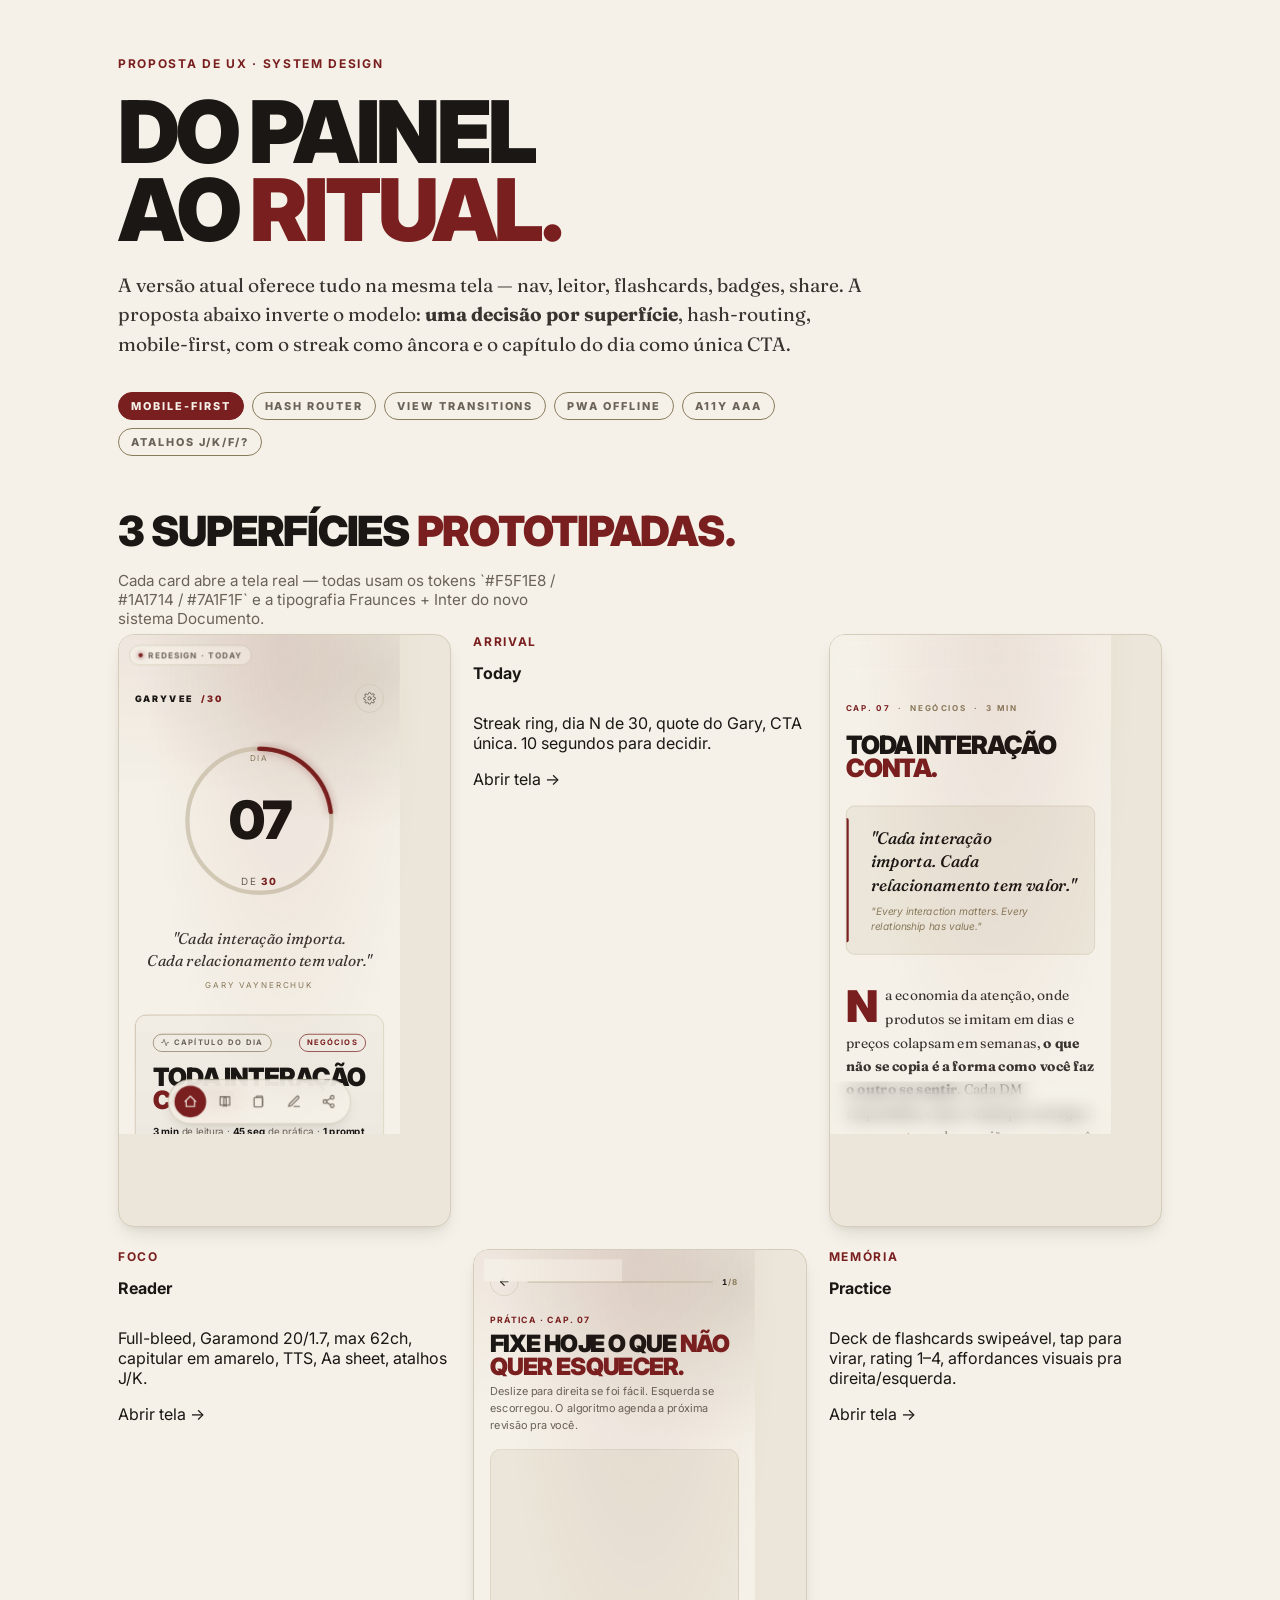
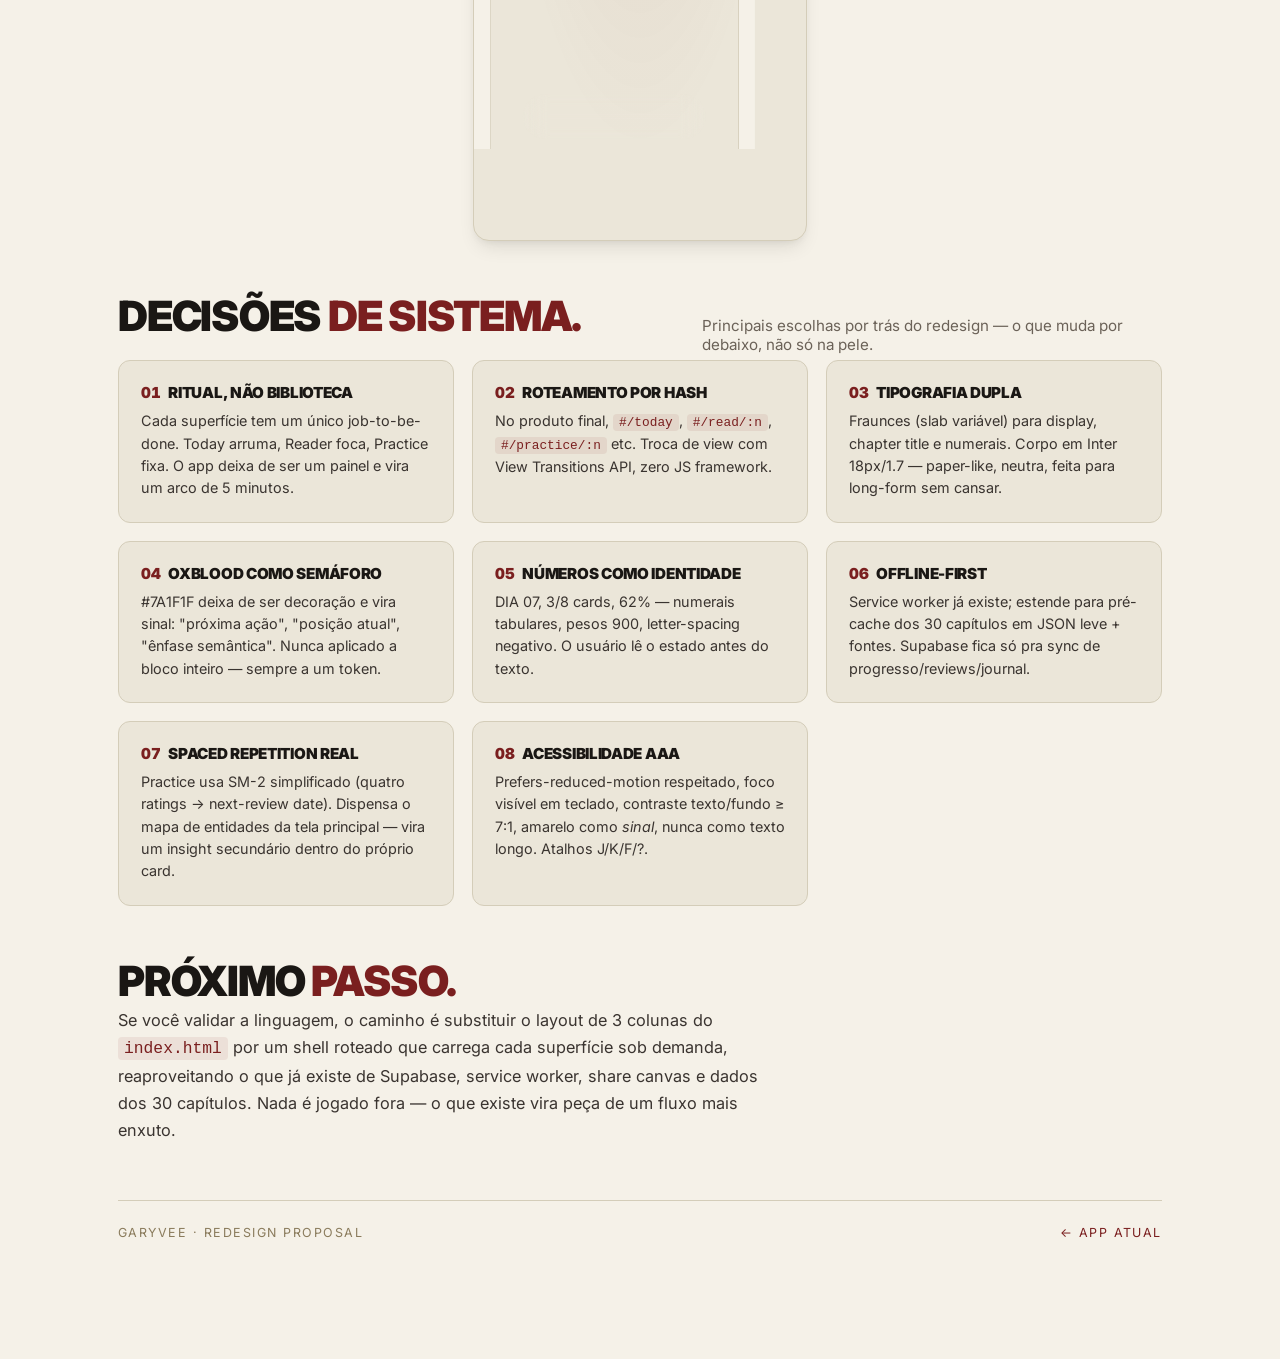
<file: redesign/index.html>
<!DOCTYPE html>
<html lang="pt-BR">
<head>
  <meta charset="UTF-8" />
  <meta name="viewport" content="width=device-width, initial-scale=1.0, viewport-fit=cover" />
  <meta name="theme-color" content="#F5F1E8" />
  <title>Redesign · GaryVee</title>
  <link rel="preconnect" href="https://fonts.googleapis.com" />
  <link rel="preconnect" href="https://fonts.gstatic.com" crossorigin />
  <link href="https://fonts.googleapis.com/css2?family=Fraunces:ital,opsz,wght@0,9..144,400;0,9..144,500;0,9..144,600;0,9..144,700;0,9..144,800;0,9..144,900;1,9..144,500;1,9..144,700&family=Inter:wght@400;500;600;700;800&display=swap" rel="stylesheet" />
  <link rel="stylesheet" href="./tokens.css" />
  <style>
    .wrap {
      position: relative;
      z-index: 1;
      max-width: 1100px;
      margin: 0 auto;
      padding: calc(var(--safe-top) + 56px) 28px 120px;
      display: grid;
      gap: 56px;
    }

    .hero {
      display: grid;
      gap: 22px;
      max-width: 760px;
    }

    .hero h1 {
      font-family: var(--font-sans);
      font-weight: 900;
      text-transform: uppercase;
      letter-spacing: -0.04em;
      line-height: 0.9;
      margin: 0;
      font-size: clamp(2.6rem, 8vw, 5.4rem);
      text-wrap: balance;
    }

    .hero h1 .accent { color: var(--rmm-yellow); }

    .hero p {
      margin: 0;
      font-family: var(--font-serif);
      font-size: 1.2rem;
      line-height: 1.55;
      color: var(--rmm-text-dim);
      max-width: 62ch;
    }

    .meta-strip {
      display: flex;
      flex-wrap: wrap;
      gap: 8px;
      margin-top: 10px;
    }

    .meta-strip .tag {
      font-size: 0.68rem;
      letter-spacing: 0.18em;
      text-transform: uppercase;
      font-weight: 800;
      padding: 6px 12px;
      border-radius: var(--radius-pill);
      border: 1px solid var(--rmm-border-strong);
      color: var(--rmm-muted);
    }

    .meta-strip .tag.yellow {
      color: #F5F1E8;
      background: var(--rmm-yellow);
      border-color: var(--rmm-yellow);
    }

    .section-head {
      display: flex;
      align-items: baseline;
      justify-content: space-between;
      gap: 20px;
      flex-wrap: wrap;
      margin-bottom: 6px;
    }

    .section-head h2 {
      font-family: var(--font-sans);
      font-weight: 900;
      text-transform: uppercase;
      letter-spacing: -0.03em;
      line-height: 0.95;
      margin: 0;
      font-size: clamp(1.8rem, 4vw, 2.6rem);
    }

    .section-head h2 .accent { color: var(--rmm-yellow); }

    .section-head p {
      margin: 0;
      color: var(--rmm-muted);
      font-size: 0.95rem;
      max-width: 46ch;
    }

    .preview-grid {
      display: grid;
      grid-template-columns: repeat(auto-fit, minmax(280px, 1fr));
      gap: 22px;
    }

    .preview {
      display: grid;
      gap: 14px;
      color: inherit;
      transition: transform 200ms var(--ease-out);
    }

    .preview:hover { transform: translateY(-4px); }

    .frame {
      position: relative;
      aspect-ratio: 9 / 16;
      background: var(--rmm-surface);
      border: 1px solid var(--rmm-border);
      border-radius: var(--radius-lg);
      overflow: hidden;
      box-shadow: var(--shadow-md);
    }

    .frame::after {
      content: '';
      position: absolute;
      inset: 0;
      background: radial-gradient(ellipse at top, rgba(122, 31, 31, 0.08), transparent 60%);
      pointer-events: none;
    }

    .frame iframe {
      width: 390px;
      height: calc(390px * 16 / 9);
      border: 0;
      transform-origin: top left;
      transform: scale(0.72);
      pointer-events: none;
    }

    .preview .caption {
      display: grid;
      gap: 4px;
    }

    .preview .caption .eyebrow { font-size: 0.66rem; }

    .preview .caption strong {
      font-family: var(--font-sans);
      font-weight: 900;
      text-transform: uppercase;
      letter-spacing: -0.02em;
      font-size: 1.1rem;
      line-height: 1.1;
    }

    .preview .caption p {
      margin: 0;
      color: var(--rmm-muted);
      font-size: 0.88rem;
      line-height: 1.5;
    }

    .preview .caption a {
      justify-self: start;
      margin-top: 6px;
      font-size: 0.72rem;
      font-weight: 800;
      letter-spacing: 0.16em;
      text-transform: uppercase;
      color: var(--rmm-yellow);
      display: inline-flex;
      align-items: center;
      gap: 6px;
    }

    /* system notes */
    .notes {
      display: grid;
      grid-template-columns: repeat(auto-fit, minmax(260px, 1fr));
      gap: 18px;
    }

    .note {
      padding: 22px;
      border-radius: var(--radius-md);
      border: 1px solid var(--rmm-border);
      background: var(--rmm-surface);
    }

    .note h3 {
      margin: 0 0 8px;
      font-family: var(--font-sans);
      font-weight: 900;
      text-transform: uppercase;
      letter-spacing: -0.02em;
      font-size: 0.95rem;
    }

    .note h3 .num {
      color: var(--rmm-yellow);
      margin-right: 8px;
      font-variant-numeric: tabular-nums;
    }

    .note p {
      margin: 0;
      font-size: 0.9rem;
      line-height: 1.55;
      color: var(--rmm-text-dim);
    }

    .note code {
      font-family: var(--font-mono);
      font-size: 0.8rem;
      color: var(--rmm-yellow);
      background: rgba(122, 31, 31, 0.08);
      padding: 1px 6px;
      border-radius: 4px;
    }

    footer.rd-foot {
      display: flex;
      justify-content: space-between;
      align-items: center;
      padding-top: 24px;
      border-top: 1px solid var(--rmm-border);
      font-size: 0.78rem;
      color: var(--rmm-subtle);
      letter-spacing: 0.12em;
      text-transform: uppercase;
    }

    footer.rd-foot a { color: var(--rmm-yellow); }

    @media (max-width: 520px) {
      .frame iframe { transform: scale(0.54); }
    }
  </style>
</head>
<body>
  <main class="wrap">
    <section class="hero">
      <span class="eyebrow">Proposta de UX · system design</span>
      <h1>Do painel ao <span class="accent">ritual.</span></h1>
      <p>
        A versão atual oferece tudo na mesma tela — nav, leitor, flashcards, badges, share.
        A proposta abaixo inverte o modelo: <strong>uma decisão por superfície</strong>, hash-routing,
        mobile-first, com o streak como âncora e o capítulo do dia como única CTA.
      </p>
      <div class="meta-strip">
        <span class="tag yellow">Mobile-first</span>
        <span class="tag">Hash router</span>
        <span class="tag">View Transitions</span>
        <span class="tag">PWA offline</span>
        <span class="tag">A11y AAA</span>
        <span class="tag">Atalhos J/K/F/?</span>
      </div>
    </section>

    <section>
      <div class="section-head">
        <h2>3 superfícies <span class="accent">prototipadas.</span></h2>
        <p>
          Cada card abre a tela real — todas usam os tokens `#F5F1E8 / #1A1714 / #7A1F1F`
          e a tipografia Fraunces + Inter do novo sistema Documento.
        </p>
      </div>
      <div class="preview-grid">
        <a class="preview" href="./today.html">
          <div class="frame">
            <iframe title="Today preview" src="./today.html" loading="lazy" scrolling="no"></iframe>
          </div>
          <div class="caption">
            <span class="eyebrow">Arrival</span>
            <strong>Today</strong>
            <p>Streak ring, dia N de 30, quote do Gary, CTA única. 10 segundos para decidir.</p>
            <a href="./today.html">Abrir tela →</a>
          </div>
        </a>

        <a class="preview" href="./reader.html">
          <div class="frame">
            <iframe title="Reader preview" src="./reader.html" loading="lazy" scrolling="no"></iframe>
          </div>
          <div class="caption">
            <span class="eyebrow">Foco</span>
            <strong>Reader</strong>
            <p>Full-bleed, Garamond 20/1.7, max 62ch, capitular em amarelo, TTS, Aa sheet, atalhos J/K.</p>
            <a href="./reader.html">Abrir tela →</a>
          </div>
        </a>

        <a class="preview" href="./practice.html">
          <div class="frame">
            <iframe title="Practice preview" src="./practice.html" loading="lazy" scrolling="no"></iframe>
          </div>
          <div class="caption">
            <span class="eyebrow">Memória</span>
            <strong>Practice</strong>
            <p>Deck de flashcards swipeável, tap para virar, rating 1–4, affordances visuais pra direita/esquerda.</p>
            <a href="./practice.html">Abrir tela →</a>
          </div>
        </a>
      </div>
    </section>

    <section>
      <div class="section-head">
        <h2>Decisões <span class="accent">de sistema.</span></h2>
        <p>Principais escolhas por trás do redesign — o que muda por debaixo, não só na pele.</p>
      </div>
      <div class="notes">
        <div class="note">
          <h3><span class="num">01</span>Ritual, não biblioteca</h3>
          <p>Cada superfície tem um único job-to-be-done. Today arruma, Reader foca, Practice fixa. O app deixa de ser um painel e vira um arco de 5 minutos.</p>
        </div>
        <div class="note">
          <h3><span class="num">02</span>Roteamento por hash</h3>
          <p>No produto final, <code>#/today</code>, <code>#/read/:n</code>, <code>#/practice/:n</code> etc. Troca de view com View Transitions API, zero JS framework.</p>
        </div>
        <div class="note">
          <h3><span class="num">03</span>Tipografia dupla</h3>
          <p>Fraunces (slab variável) para display, chapter title e numerais. Corpo em Inter 18px/1.7 — paper-like, neutra, feita para long-form sem cansar.</p>
        </div>
        <div class="note">
          <h3><span class="num">04</span>Oxblood como semáforo</h3>
          <p>#7A1F1F deixa de ser decoração e vira sinal: "próxima ação", "posição atual", "ênfase semântica". Nunca aplicado a bloco inteiro — sempre a um token.</p>
        </div>
        <div class="note">
          <h3><span class="num">05</span>Números como identidade</h3>
          <p>DIA 07, 3/8 cards, 62% — numerais tabulares, pesos 900, letter-spacing negativo. O usuário lê o estado antes do texto.</p>
        </div>
        <div class="note">
          <h3><span class="num">06</span>Offline-first</h3>
          <p>Service worker já existe; estende para pré-cache dos 30 capítulos em JSON leve + fontes. Supabase fica só pra sync de progresso/reviews/journal.</p>
        </div>
        <div class="note">
          <h3><span class="num">07</span>Spaced repetition real</h3>
          <p>Practice usa SM-2 simplificado (quatro ratings → next-review date). Dispensa o mapa de entidades da tela principal — vira um insight secundário dentro do próprio card.</p>
        </div>
        <div class="note">
          <h3><span class="num">08</span>Acessibilidade AAA</h3>
          <p>Prefers-reduced-motion respeitado, foco visível em teclado, contraste texto/fundo ≥ 7:1, amarelo como <em>sinal</em>, nunca como texto longo. Atalhos J/K/F/?.</p>
        </div>
      </div>
    </section>

    <section>
      <div class="section-head">
        <h2>Próximo <span class="accent">passo.</span></h2>
      </div>
      <p style="margin: 0; color: var(--rmm-text-dim); line-height: 1.65; font-size: 1.02rem; max-width: 64ch;">
        Se você validar a linguagem, o caminho é substituir o layout de 3 colunas do <code style="font-family: var(--font-mono); color: var(--rmm-yellow); background: rgba(122,31,31,0.08); padding: 2px 6px; border-radius: 4px;">index.html</code> por um shell roteado que carrega cada superfície sob demanda, reaproveitando o que já existe de Supabase, service worker, share canvas e dados dos 30 capítulos. Nada é jogado fora — o que existe vira peça de um fluxo mais enxuto.
      </p>
    </section>

    <footer class="rd-foot">
      <span>GaryVee · Redesign proposal</span>
      <a href="../index.html">← app atual</a>
    </footer>
  </main>
</body>
</html>
</file>
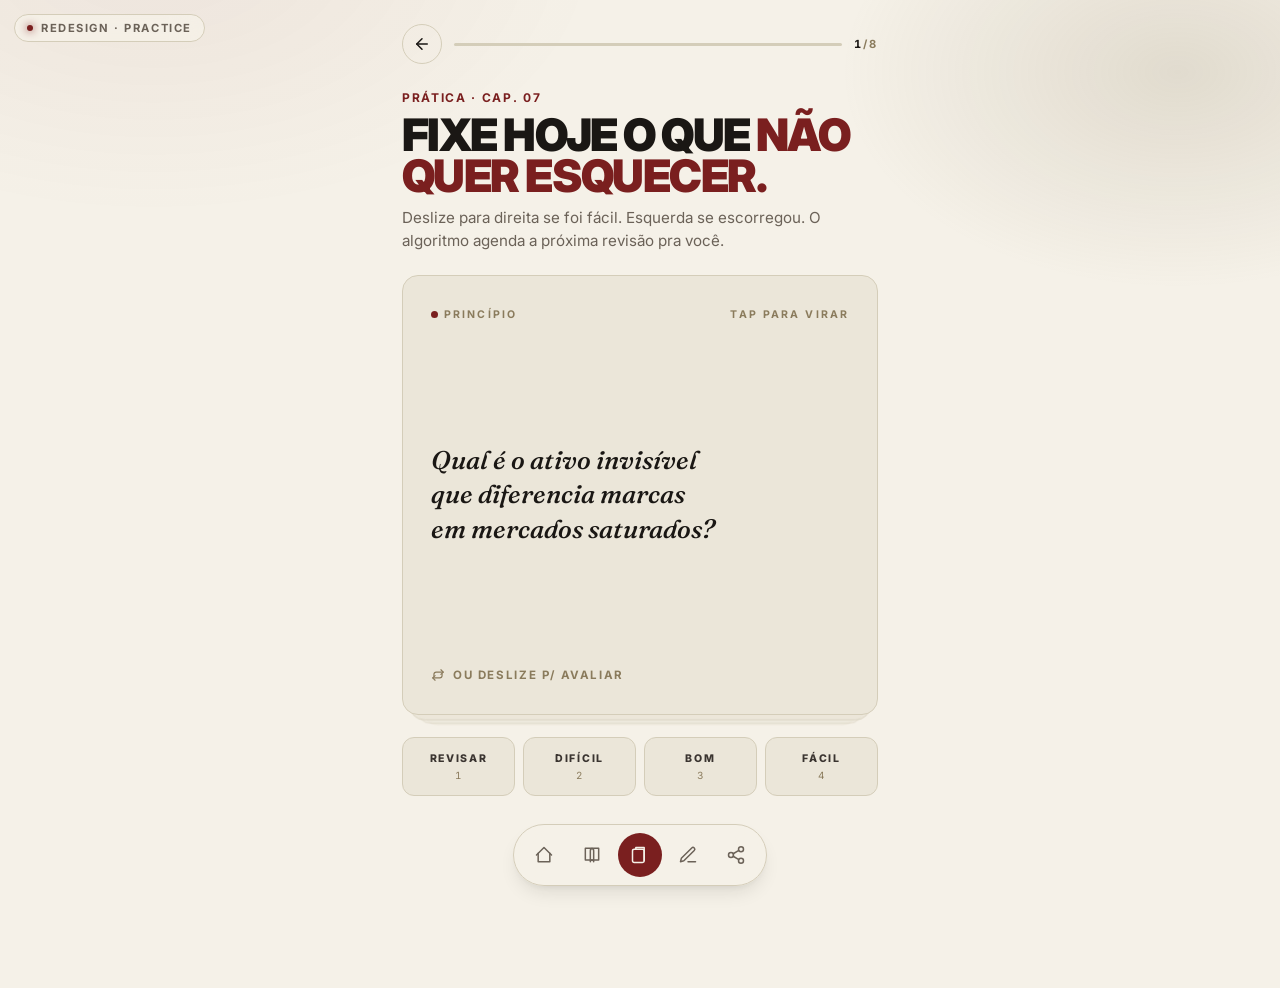
<file: redesign/practice.html>
<!DOCTYPE html>
<html lang="pt-BR">
<head>
  <meta charset="UTF-8" />
  <meta name="viewport" content="width=device-width, initial-scale=1.0, viewport-fit=cover" />
  <meta name="theme-color" content="#F5F1E8" />
  <title>Practice · GaryVee Redesign</title>
  <link rel="preconnect" href="https://fonts.googleapis.com" />
  <link rel="preconnect" href="https://fonts.gstatic.com" crossorigin />
  <link href="https://fonts.googleapis.com/css2?family=Fraunces:ital,opsz,wght@0,9..144,400;0,9..144,500;0,9..144,600;0,9..144,700;0,9..144,800;0,9..144,900;1,9..144,500;1,9..144,700&family=Inter:wght@400;500;600;700;800&display=swap" rel="stylesheet" />
  <link rel="stylesheet" href="./tokens.css" />
  <style>
    .practice {
      position: relative;
      z-index: 1;
      max-width: 520px;
      margin: 0 auto;
      padding: calc(var(--safe-top) + 24px) 22px 120px;
      display: grid;
      gap: 22px;
      min-height: 100dvh;
    }

    .practice-top {
      display: flex;
      align-items: center;
      gap: 12px;
    }

    .practice-top .back {
      display: inline-flex;
      align-items: center;
      justify-content: center;
      width: 40px;
      height: 40px;
      border-radius: var(--radius-pill);
      border: 1px solid var(--rmm-border);
      color: var(--rmm-text);
    }

    .practice-top .progress {
      flex: 1;
      height: 3px;
      border-radius: 999px;
      background: var(--rmm-surface-3);
      position: relative;
      overflow: hidden;
    }

    .practice-top .progress span {
      position: absolute;
      inset: 0 auto 0 0;
      width: 37.5%;
      background: var(--rmm-yellow);
      box-shadow: 0 0 6px rgba(122, 31, 31, 0.5);
      transition: width 260ms var(--ease-out);
    }

    .practice-top .counter {
      font-size: 0.7rem;
      letter-spacing: 0.18em;
      text-transform: uppercase;
      color: var(--rmm-subtle);
      font-weight: 700;
      font-variant-numeric: tabular-nums;
    }

    .practice-top .counter b {
      color: var(--rmm-text);
    }

    .heading-block {
      display: grid;
      gap: 10px;
      padding-top: 4px;
    }

    .heading-block .eyebrow {
      color: var(--rmm-yellow);
    }

    .heading-block h1 {
      font-family: var(--font-sans);
      font-weight: 900;
      text-transform: uppercase;
      letter-spacing: -0.035em;
      line-height: 0.92;
      margin: 0;
      font-size: clamp(2rem, 8.5vw, 2.8rem);
    }

    .heading-block h1 .accent {
      color: var(--rmm-yellow);
    }

    .heading-block p {
      margin: 0;
      color: var(--rmm-muted);
      font-size: 0.95rem;
      line-height: 1.5;
    }

    /* card stack */
    .deck {
      position: relative;
      height: 440px;
      perspective: 1200px;
    }

    .flashcard {
      position: absolute;
      inset: 0;
      border-radius: var(--radius-lg);
      background: var(--rmm-surface);
      border: 1px solid var(--rmm-border);
      padding: 32px 28px;
      display: grid;
      align-content: space-between;
      transform-style: preserve-3d;
      transform-origin: center;
      transition: transform 420ms var(--ease-out), opacity 260ms var(--ease-out);
      will-change: transform;
      cursor: grab;
      user-select: none;
      -webkit-user-select: none;
    }

    .flashcard[data-pos="0"] { z-index: 3; transform: translateY(0) scale(1); }
    .flashcard[data-pos="1"] { z-index: 2; transform: translateY(12px) scale(0.97); opacity: 0.85; }
    .flashcard[data-pos="2"] { z-index: 1; transform: translateY(22px) scale(0.94); opacity: 0.6; }
    .flashcard[data-pos="3"] { z-index: 0; transform: translateY(30px) scale(0.91); opacity: 0.35; }
    .flashcard[data-pos="hidden"] { display: none; }

    .flashcard.flipped .face.front { transform: rotateY(180deg); }
    .flashcard.flipped .face.back { transform: rotateY(0); }

    .flashcard .face {
      position: absolute;
      inset: 0;
      padding: 32px 28px;
      display: grid;
      grid-template-rows: auto 1fr auto;
      gap: 12px;
      backface-visibility: hidden;
      transition: transform 420ms var(--ease-out);
      border-radius: inherit;
    }

    .flashcard .face.front { transform: rotateY(0); }
    .flashcard .face.back { transform: rotateY(-180deg); background: var(--rmm-surface-2); border-radius: inherit; }

    .flashcard .tag {
      display: flex;
      align-items: center;
      justify-content: space-between;
      font-size: 0.66rem;
      letter-spacing: 0.2em;
      text-transform: uppercase;
      color: var(--rmm-subtle);
      font-weight: 700;
    }

    .flashcard .tag .dot {
      display: inline-block;
      width: 7px;
      height: 7px;
      border-radius: 50%;
      background: var(--rmm-yellow);
      margin-right: 6px;
    }

    .flashcard .question {
      font-family: var(--font-serif);
      font-weight: 500;
      font-style: italic;
      font-size: 1.6rem;
      line-height: 1.35;
      color: var(--rmm-text);
      align-self: center;
      text-wrap: balance;
    }

    .flashcard .answer {
      align-self: center;
      display: grid;
      gap: 14px;
    }

    .flashcard .answer h4 {
      margin: 0;
      font-family: var(--font-sans);
      font-weight: 900;
      text-transform: uppercase;
      letter-spacing: -0.02em;
      font-size: 1.2rem;
      line-height: 1.1;
    }

    .flashcard .answer h4 .accent {
      color: var(--rmm-yellow);
    }

    .flashcard .answer p {
      margin: 0;
      font-family: var(--font-serif);
      font-size: 1.05rem;
      line-height: 1.5;
      color: var(--rmm-text-dim);
    }

    .flashcard .hint {
      display: inline-flex;
      align-items: center;
      gap: 8px;
      font-size: 0.72rem;
      letter-spacing: 0.14em;
      text-transform: uppercase;
      color: var(--rmm-subtle);
      font-weight: 700;
    }

    .flashcard .hint svg { width: 14px; height: 14px; }

    /* rating row */
    .rate-row {
      display: grid;
      grid-template-columns: repeat(4, 1fr);
      gap: 8px;
    }

    .rate-btn {
      padding: 14px 6px;
      border-radius: var(--radius-md);
      border: 1px solid var(--rmm-border);
      background: var(--rmm-surface);
      color: var(--rmm-text-dim);
      display: grid;
      gap: 4px;
      text-align: center;
      transition: transform 140ms var(--ease-out), background 140ms var(--ease-out), border-color 140ms var(--ease-out), color 140ms var(--ease-out);
    }

    .rate-btn:active { transform: scale(0.96); }

    .rate-btn .label {
      font-size: 0.66rem;
      letter-spacing: 0.16em;
      text-transform: uppercase;
      font-weight: 800;
    }

    .rate-btn .key {
      font-size: 0.62rem;
      color: var(--rmm-subtle);
      font-variant-numeric: tabular-nums;
      letter-spacing: 0.08em;
    }

    .rate-btn[data-rating="again"]:hover { border-color: var(--rmm-error); color: var(--rmm-error); }
    .rate-btn[data-rating="hard"]:hover  { border-color: var(--rmm-warn); color: var(--rmm-warn); }
    .rate-btn[data-rating="good"]:hover  { border-color: var(--rmm-yellow); color: var(--rmm-yellow); }
    .rate-btn[data-rating="easy"]:hover  { border-color: var(--rmm-ok); color: var(--rmm-ok); }

    .rate-row.hidden { opacity: 0.35; pointer-events: none; }

    /* done state */
    .done-state {
      display: none;
      text-align: center;
      padding: 40px 20px;
      border: 1px solid var(--rmm-border);
      border-radius: var(--radius-lg);
      background: linear-gradient(180deg, rgba(122, 31, 31, 0.05), transparent);
    }

    .done-state.visible { display: block; }

    .done-state h2 {
      font-family: var(--font-sans);
      font-weight: 900;
      text-transform: uppercase;
      letter-spacing: -0.03em;
      font-size: 2rem;
      line-height: 0.95;
      margin: 0 0 10px;
    }

    .done-state h2 .accent { color: var(--rmm-yellow); }

    .done-state p {
      color: var(--rmm-muted);
      font-size: 0.95rem;
      margin: 0 0 22px;
    }

    .done-state .btn { padding: 14px 22px; }

    /* swipe affordance hints */
    .deck.dragging .flashcard[data-pos="0"] { transition: none; cursor: grabbing; }

    .swipe-feedback {
      position: absolute;
      top: 22px;
      padding: 8px 14px;
      border-radius: var(--radius-pill);
      font-size: 0.72rem;
      font-weight: 800;
      letter-spacing: 0.18em;
      text-transform: uppercase;
      opacity: 0;
      transition: opacity 160ms var(--ease-out);
      pointer-events: none;
      z-index: 4;
    }

    .swipe-feedback.left  { left: 22px;  background: rgba(239, 68, 68, 0.2);  color: var(--rmm-error); }
    .swipe-feedback.right { right: 22px; background: rgba(34, 197, 94, 0.2);   color: var(--rmm-ok); }
  </style>
</head>
<body>
  <div class="proto-label"><span class="dot"></span> Redesign · Practice</div>

  <main class="page">
    <div class="practice">
      <div class="practice-top">
        <a class="back" href="./reader.html" aria-label="Voltar">
          <svg viewBox="0 0 24 24" width="18" height="18" fill="none" stroke="currentColor" stroke-width="2" stroke-linecap="round" stroke-linejoin="round"><line x1="19" y1="12" x2="5" y2="12"/><polyline points="12 19 5 12 12 5"/></svg>
        </a>
        <div class="progress"><span id="deckProgress"></span></div>
        <span class="counter"><b id="deckIndex">3</b>/<span id="deckTotal">8</span></span>
      </div>

      <div class="heading-block">
        <span class="eyebrow">Prática · Cap. 07</span>
        <h1>Fixe hoje o que <span class="accent">não quer esquecer.</span></h1>
        <p>Deslize para direita se foi fácil. Esquerda se escorregou. O algoritmo agenda a próxima revisão pra você.</p>
      </div>

      <section class="deck" id="deck" aria-live="polite">
        <span class="swipe-feedback left" id="fbLeft">Revisar</span>
        <span class="swipe-feedback right" id="fbRight">Fixado</span>
        <!-- cards rendered by JS -->
      </section>

      <div class="rate-row" id="rateRow">
        <button class="rate-btn" data-rating="again">
          <span class="label">Revisar</span>
          <span class="key">1</span>
        </button>
        <button class="rate-btn" data-rating="hard">
          <span class="label">Difícil</span>
          <span class="key">2</span>
        </button>
        <button class="rate-btn" data-rating="good">
          <span class="label">Bom</span>
          <span class="key">3</span>
        </button>
        <button class="rate-btn" data-rating="easy">
          <span class="label">Fácil</span>
          <span class="key">4</span>
        </button>
      </div>

      <section class="done-state" id="doneState">
        <h2>Sessão <span class="accent">fechada.</span></h2>
        <p>8 cards revisados · próxima sessão em 2 dias</p>
        <a class="btn btn-primary" href="./today.html">Voltar para hoje →</a>
      </section>
    </div>
  </main>

  <nav class="bottom-nav" aria-label="Navegação">
    <a href="./today.html" aria-label="Hoje">
      <svg viewBox="0 0 24 24" fill="none" stroke="currentColor" stroke-linecap="round" stroke-linejoin="round"><path d="M3 12l9-9 9 9" /><path d="M5 10v10h14V10" /></svg>
    </a>
    <a href="./reader.html" aria-label="Ler">
      <svg viewBox="0 0 24 24" fill="none" stroke="currentColor" stroke-linecap="round" stroke-linejoin="round"><path d="M4 4h7a3 3 0 0 1 3 3v13a2 2 0 0 0-2-2H4z" /><path d="M20 4h-7a3 3 0 0 0-3 3v13a2 2 0 0 1 2-2h8z" /></svg>
    </a>
    <a href="./practice.html" class="active" aria-label="Praticar">
      <svg viewBox="0 0 24 24" fill="none" stroke="currentColor" stroke-linecap="round" stroke-linejoin="round"><rect x="3" y="5" width="14" height="16" rx="2" /><path d="M7 5V3h10v16" /></svg>
    </a>
    <a href="#" aria-label="Diário">
      <svg viewBox="0 0 24 24" fill="none" stroke="currentColor" stroke-linecap="round" stroke-linejoin="round"><path d="M12 20h9" /><path d="M16.5 3.5a2.12 2.12 0 0 1 3 3L7 19l-4 1 1-4z" /></svg>
    </a>
    <a href="#" aria-label="Compartilhar">
      <svg viewBox="0 0 24 24" fill="none" stroke="currentColor" stroke-linecap="round" stroke-linejoin="round"><circle cx="18" cy="5" r="3" /><circle cx="6" cy="12" r="3" /><circle cx="18" cy="19" r="3" /><line x1="8.6" y1="13.5" x2="15.4" y2="17.5" /><line x1="15.4" y1="6.5" x2="8.6" y2="10.5" /></svg>
    </a>
  </nav>

  <script>
    (function () {
      var cards = [
        {
          tag: 'Princípio',
          q: 'Qual é o ativo invisível que diferencia marcas em mercados saturados?',
          a: 'Como você faz as pessoas se sentirem.',
          exp: 'Produtos se copiam; experiência humana, não. Gentileza consistente reduz atrito e aumenta valor de longo prazo.'
        },
        {
          tag: 'Ferramenta',
          q: 'Quais são os 3 passos do Ciclo de Interação com Valor?',
          a: 'Identificar · Personalizar · Registrar.',
          exp: 'Identifique a última interação protocolar, volte com mensagem personalizada, registre num log e revise toda sexta.'
        },
        {
          tag: 'Aplicação',
          q: 'O que Gary Vee defende sobre silêncio diante de um cliente frustrado?',
          a: 'Silêncio também é resposta.',
          exp: 'Você está sempre comunicando, mesmo quando acha que não está. O não-contato é uma escolha de marca.'
        },
        {
          tag: 'Assimetria',
          q: 'Por que tratar cada contato como se fosse o maior possível?',
          a: 'Pela assimetria do payoff.',
          exp: 'A maioria não vai virar grande. Quando uma vira, paga todos os outros custos — e o custo marginal de cuidar é baixo.'
        },
        {
          tag: 'Escolha',
          q: 'Segundo o capítulo, a escolha real não é entre eficiência e gentileza. É entre o quê?',
          a: 'Consistência e oportunismo.',
          exp: 'Você pode fechar a venda de hoje ou fechar os próximos dez anos. O tempo investido é o mesmo.'
        },
        {
          tag: 'Quote',
          q: 'Complete: "Cada interação importa. Cada relacionamento ___"',
          a: 'tem valor.',
          exp: 'Frase-âncora do capítulo 7. Útil para o Share Studio do dia.'
        },
        {
          tag: 'Métrica',
          q: 'Qual comportamento medir semanalmente para saber se você está seguindo o ciclo?',
          a: 'Nº de mensagens personalizadas × nº de contatos no log.',
          exp: 'Sem número, vira intenção. A revisão de sexta transforma hábito em dado.'
        },
        {
          tag: 'Reflexão',
          q: 'Qual relação você deixou esfriar que merece um retorno esta semana?',
          a: 'Você mesmo responde.',
          exp: 'Este card é aberto — serve como prompt pro seu diário do dia.'
        }
      ];

      var state = {
        index: 0,
        total: cards.length,
        flipped: false
      };

      var deck = document.getElementById('deck');
      var idxEl = document.getElementById('deckIndex');
      var totalEl = document.getElementById('deckTotal');
      var progressEl = document.getElementById('deckProgress');
      var rateRow = document.getElementById('rateRow');
      var done = document.getElementById('doneState');
      var fbLeft = document.getElementById('fbLeft');
      var fbRight = document.getElementById('fbRight');

      totalEl.textContent = state.total;

      function render() {
        idxEl.textContent = Math.min(state.total, state.index + 1);
        progressEl.style.width = Math.round(((state.index) / state.total) * 100) + '%';

        // clear existing
        deck.querySelectorAll('.flashcard').forEach(function (el) { el.remove(); });

        if (state.index >= state.total) {
          progressEl.style.width = '100%';
          rateRow.classList.add('hidden');
          done.classList.add('visible');
          return;
        }

        for (var offset = 3; offset >= 0; offset--) {
          var i = state.index + offset;
          if (i >= state.total) continue;
          var c = cards[i];
          var el = document.createElement('article');
          el.className = 'flashcard';
          el.setAttribute('data-pos', String(offset));
          el.innerHTML =
            '<div class="face front">' +
              '<div class="tag"><span><span class="dot"></span>' + c.tag + '</span><span>Tap para virar</span></div>' +
              '<div class="question">' + c.q + '</div>' +
              '<div class="hint"><svg viewBox="0 0 24 24" fill="none" stroke="currentColor" stroke-width="2" stroke-linecap="round" stroke-linejoin="round"><path d="M17 3l4 4-4 4"/><path d="M21 7H9a4 4 0 0 0-4 4v3"/><path d="M7 21l-4-4 4-4"/><path d="M3 17h12a4 4 0 0 0 4-4v-3"/></svg>Ou deslize p/ avaliar</div>' +
            '</div>' +
            '<div class="face back">' +
              '<div class="tag"><span><span class="dot"></span>' + c.tag + ' · resposta</span><span>Tap para voltar</span></div>' +
              '<div class="answer">' +
                '<h4>' + c.a + '</h4>' +
                '<p>' + c.exp + '</p>' +
              '</div>' +
              '<div class="hint"><svg viewBox="0 0 24 24" fill="none" stroke="currentColor" stroke-width="2" stroke-linecap="round" stroke-linejoin="round"><polyline points="9 11 12 14 22 4"/><path d="M21 12v7a2 2 0 0 1-2 2H5a2 2 0 0 1-2-2V5a2 2 0 0 1 2-2h11"/></svg>Avalie para registrar</div>' +
            '</div>';
          deck.appendChild(el);
          if (offset === 0) {
            bindTopCard(el);
          }
        }
      }

      function bindTopCard(el) {
        var startX = 0, startY = 0, currentX = 0, currentY = 0, dragging = false;

        el.addEventListener('click', function (e) {
          if (dragging) return;
          if (Math.abs(currentX) > 6) return;
          el.classList.toggle('flipped');
        });

        el.addEventListener('pointerdown', function (e) {
          dragging = true;
          startX = e.clientX;
          startY = e.clientY;
          currentX = 0;
          currentY = 0;
          deck.classList.add('dragging');
          el.setPointerCapture(e.pointerId);
        });

        el.addEventListener('pointermove', function (e) {
          if (!dragging) return;
          currentX = e.clientX - startX;
          currentY = e.clientY - startY;
          var rot = currentX / 18;
          el.style.transform = 'translate(' + currentX + 'px,' + currentY * 0.3 + 'px) rotate(' + rot + 'deg)';
          var abs = Math.min(1, Math.abs(currentX) / 120);
          fbRight.style.opacity = currentX > 20 ? abs : 0;
          fbLeft.style.opacity = currentX < -20 ? abs : 0;
        });

        el.addEventListener('pointerup', function () {
          dragging = false;
          deck.classList.remove('dragging');
          fbLeft.style.opacity = 0;
          fbRight.style.opacity = 0;
          if (currentX > 120) {
            commit('easy', 1);
          } else if (currentX < -120) {
            commit('again', -1);
          } else {
            el.style.transform = '';
          }
        });

        el.addEventListener('pointercancel', function () {
          dragging = false;
          deck.classList.remove('dragging');
          fbLeft.style.opacity = 0;
          fbRight.style.opacity = 0;
          el.style.transform = '';
        });
      }

      function commit(rating, dir) {
        var top = deck.querySelector('.flashcard[data-pos="0"]');
        if (!top) return;
        var x = (dir || 1) * 600;
        top.style.transition = 'transform 360ms var(--ease-out), opacity 260ms var(--ease-out)';
        top.style.transform = 'translate(' + x + 'px, -80px) rotate(' + (dir * 18) + 'deg)';
        top.style.opacity = '0';
        setTimeout(function () {
          state.index++;
          state.flipped = false;
          render();
        }, 260);
      }

      rateRow.addEventListener('click', function (e) {
        var btn = e.target.closest('[data-rating]');
        if (!btn) return;
        var map = { again: -1, hard: -1, good: 1, easy: 1 };
        commit(btn.dataset.rating, map[btn.dataset.rating] || 1);
      });

      document.addEventListener('keydown', function (e) {
        if (e.target.matches('input, textarea')) return;
        var map = { '1': 'again', '2': 'hard', '3': 'good', '4': 'easy' };
        if (map[e.key]) {
          var m = { again: -1, hard: -1, good: 1, easy: 1 };
          commit(map[e.key], m[map[e.key]]);
        }
        if (e.code === 'Space') {
          e.preventDefault();
          var top = deck.querySelector('.flashcard[data-pos="0"]');
          if (top) top.classList.toggle('flipped');
        }
      });

      render();
    })();
  </script>
</body>
</html>
</file>
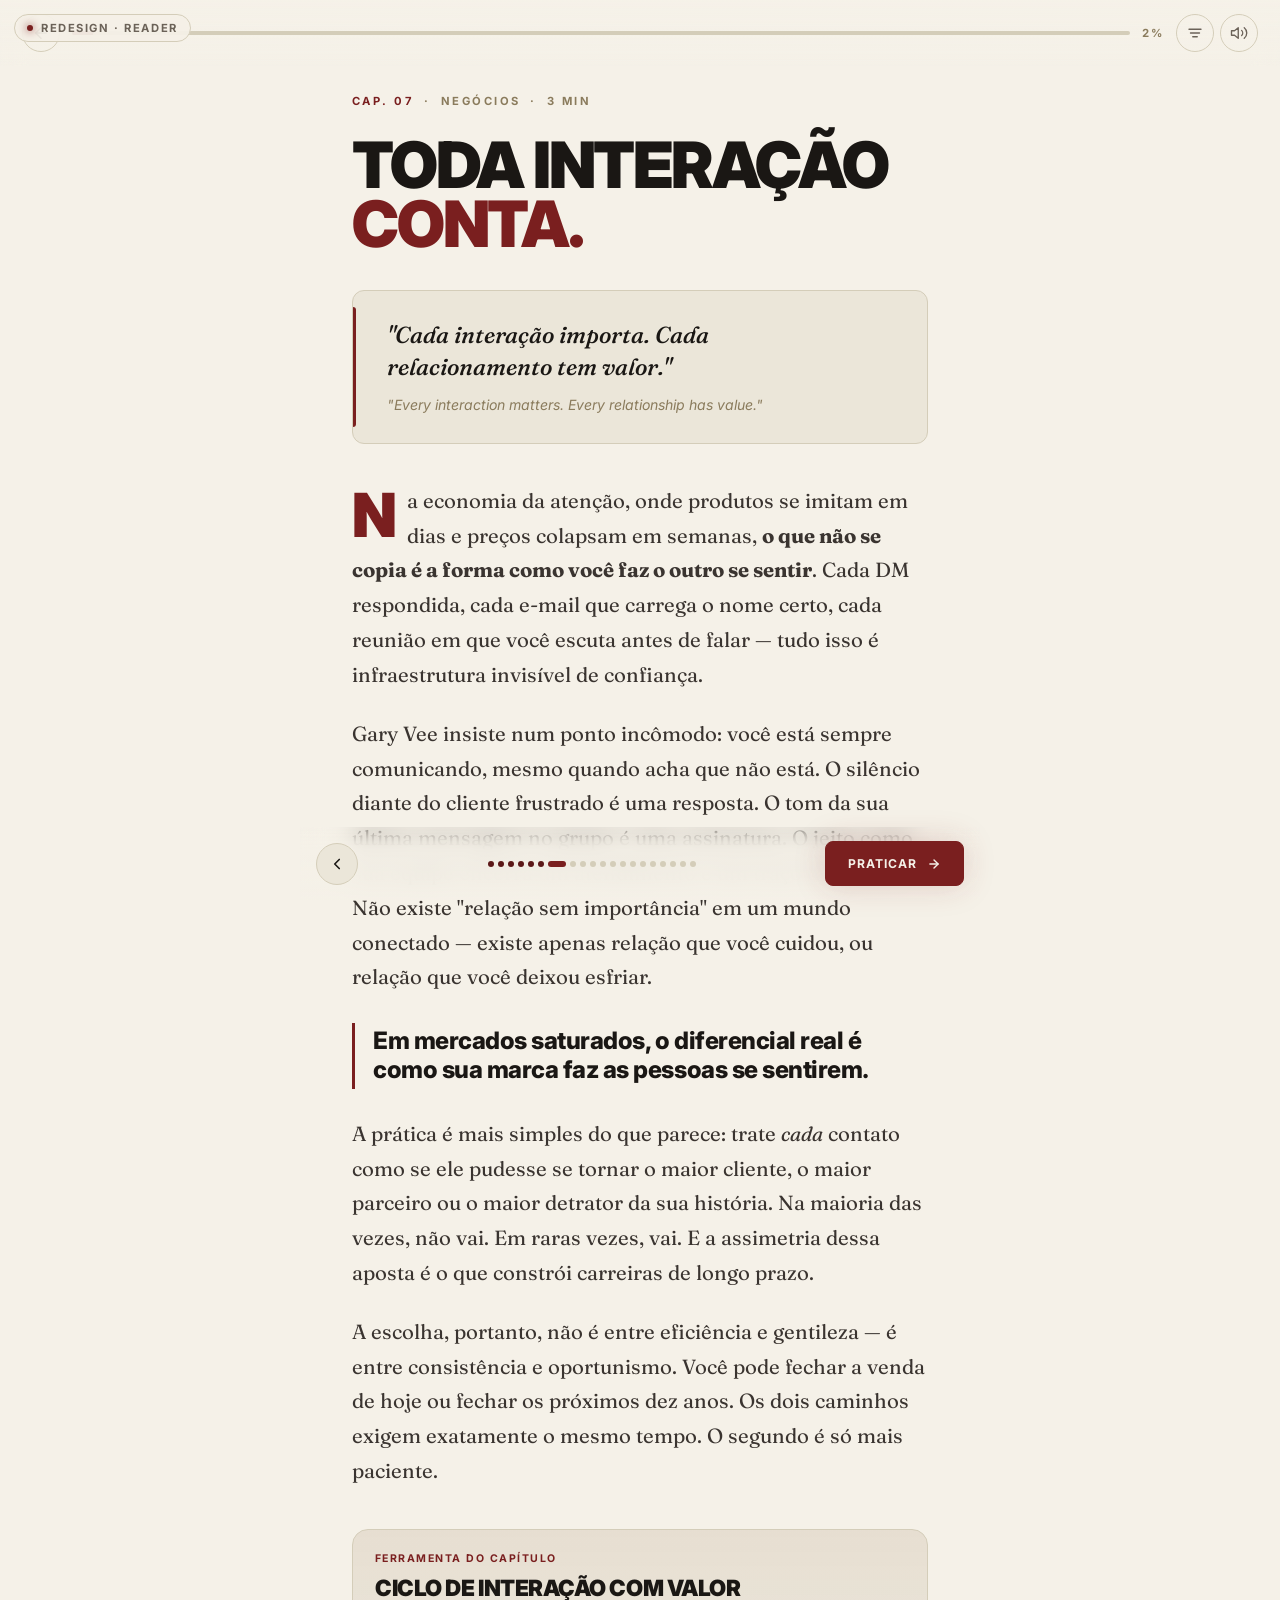
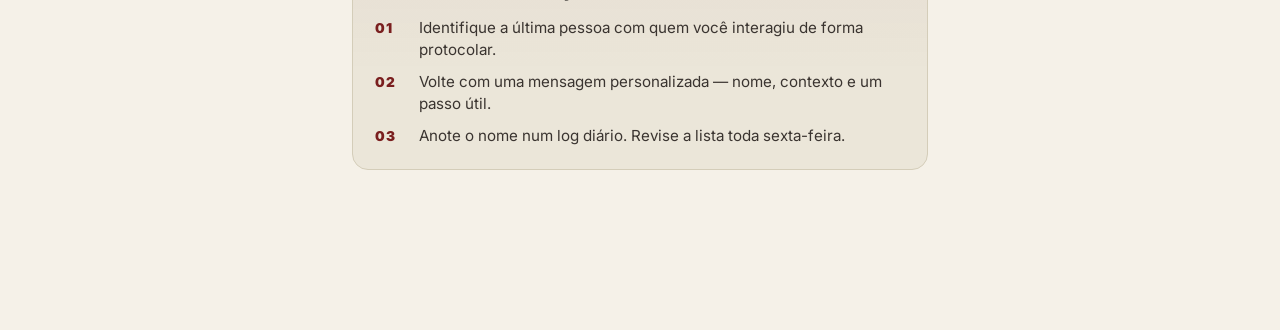
<file: redesign/reader.html>
<!DOCTYPE html>
<html lang="pt-BR">
<head>
  <meta charset="UTF-8" />
  <meta name="viewport" content="width=device-width, initial-scale=1.0, viewport-fit=cover" />
  <meta name="theme-color" content="#F5F1E8" />
  <title>Reader · GaryVee Redesign</title>
  <link rel="preconnect" href="https://fonts.googleapis.com" />
  <link rel="preconnect" href="https://fonts.gstatic.com" crossorigin />
  <link href="https://fonts.googleapis.com/css2?family=Fraunces:ital,opsz,wght@0,9..144,400;0,9..144,500;0,9..144,600;0,9..144,700;0,9..144,800;0,9..144,900;1,9..144,500;1,9..144,700&family=Inter:wght@400;500;600;700;800&display=swap" rel="stylesheet" />
  <link rel="stylesheet" href="./tokens.css" />
  <style>
    body {
      background: var(--rmm-bg);
    }

    .reader-topbar {
      position: sticky;
      top: 0;
      z-index: 40;
      padding: calc(var(--safe-top) + 14px) 22px 14px;
      background: linear-gradient(180deg, rgba(245, 241, 232, 0.95), rgba(245, 241, 232, 0.65) 80%, transparent);
      display: flex;
      align-items: center;
      gap: 12px;
      backdrop-filter: blur(12px);
      -webkit-backdrop-filter: blur(12px);
    }

    .reader-topbar .back {
      display: inline-flex;
      align-items: center;
      justify-content: center;
      width: 38px;
      height: 38px;
      border-radius: var(--radius-pill);
      border: 1px solid var(--rmm-border);
      color: var(--rmm-text);
    }

    .progress-track {
      flex: 1;
      height: 4px;
      border-radius: 999px;
      background: var(--rmm-surface-3);
      overflow: hidden;
      position: relative;
    }

    .progress-fill {
      display: block;
      height: 100%;
      width: 32%;
      background: var(--rmm-yellow);
      box-shadow: 0 0 8px rgba(122, 31, 31, 0.6);
      transition: width 200ms var(--ease-out);
    }

    .progress-label {
      font-size: 0.7rem;
      letter-spacing: 0.18em;
      text-transform: uppercase;
      color: var(--rmm-subtle);
      font-weight: 700;
      font-variant-numeric: tabular-nums;
    }

    .reader-topbar .actions {
      display: inline-flex;
      gap: 6px;
    }

    .reader-topbar .actions button {
      width: 38px;
      height: 38px;
      border-radius: var(--radius-pill);
      border: 1px solid var(--rmm-border);
      color: var(--rmm-muted);
      display: inline-flex;
      align-items: center;
      justify-content: center;
    }

    .reader-topbar .actions button:hover {
      color: var(--rmm-text);
    }

    /* article */
    article.reader {
      position: relative;
      z-index: 1;
      max-width: 620px;
      margin: 0 auto;
      padding: 28px 22px 160px;
    }

    .chapter-meta {
      display: flex;
      align-items: center;
      gap: 10px;
      margin-bottom: 28px;
      font-size: 0.7rem;
      letter-spacing: 0.22em;
      text-transform: uppercase;
      color: var(--rmm-subtle);
      font-weight: 700;
    }

    .chapter-meta .num {
      color: var(--rmm-yellow);
    }

    .chapter-title {
      font-family: var(--font-sans);
      font-weight: 900;
      text-transform: uppercase;
      letter-spacing: -0.035em;
      line-height: 0.92;
      margin: 0 0 36px;
      font-size: clamp(2.2rem, 8.5vw, 4rem);
      text-wrap: balance;
    }

    .chapter-title .accent {
      color: var(--rmm-yellow);
    }

    .quote-open {
      position: relative;
      margin: 0 0 40px;
      padding: 28px 26px 28px 34px;
      border-radius: var(--radius-md);
      background: var(--rmm-surface);
      border: 1px solid var(--rmm-border);
    }

    .quote-open::before {
      content: '';
      position: absolute;
      left: 0;
      top: 16px;
      bottom: 16px;
      width: 3px;
      background: var(--rmm-yellow);
      border-radius: 0 3px 3px 0;
    }

    .quote-open .pt {
      margin: 0;
      font-family: var(--font-serif);
      font-style: italic;
      font-weight: 500;
      font-size: 1.45rem;
      line-height: 1.4;
      color: var(--rmm-text);
      text-wrap: balance;
    }

    .quote-open .en {
      margin: 10px 0 0;
      font-size: 0.88rem;
      color: var(--rmm-subtle);
      font-style: italic;
      line-height: 1.5;
    }

    /* body */
    .body-copy {
      font-family: var(--font-serif);
      font-size: 1.2rem;
      line-height: 1.7;
      color: var(--rmm-text-dim);
    }

    .body-copy p {
      margin: 0 0 24px;
    }

    .body-copy p:first-child::first-letter {
      font-family: var(--font-sans);
      font-weight: 900;
      font-size: 3.8rem;
      float: left;
      line-height: 0.85;
      margin: 6px 12px 0 0;
      color: var(--rmm-yellow);
      letter-spacing: -0.04em;
    }

    .body-copy em.pull {
      display: block;
      font-family: var(--font-sans);
      font-style: normal;
      font-weight: 800;
      font-size: 1.5rem;
      line-height: 1.2;
      letter-spacing: -0.02em;
      text-transform: none;
      color: var(--rmm-text);
      border-left: 3px solid var(--rmm-yellow);
      padding: 4px 0 4px 18px;
      margin: 28px 0;
    }

    /* anchor card */
    .anchor-card {
      margin: 40px 0 0;
      padding: 22px;
      border-radius: var(--radius-lg);
      border: 1px solid var(--rmm-border);
      background: linear-gradient(180deg, rgba(122, 31, 31, 0.04), transparent 60%), var(--rmm-surface);
      display: grid;
      gap: 12px;
    }

    .anchor-card .eyebrow {
      font-size: 0.66rem;
    }

    .anchor-card h3 {
      margin: 0;
      font-family: var(--font-sans);
      font-weight: 900;
      text-transform: uppercase;
      letter-spacing: -0.02em;
      line-height: 1;
      font-size: 1.4rem;
    }

    .anchor-card ol {
      margin: 6px 0 0;
      padding: 0;
      list-style: none;
      display: grid;
      gap: 10px;
      counter-reset: action;
    }

    .anchor-card li {
      counter-increment: action;
      display: grid;
      grid-template-columns: 32px 1fr;
      gap: 12px;
      font-family: var(--font-sans);
      font-size: 0.95rem;
      line-height: 1.45;
      color: var(--rmm-text-dim);
    }

    .anchor-card li::before {
      content: counter(action, decimal-leading-zero);
      font-weight: 900;
      font-size: 0.85rem;
      color: var(--rmm-yellow);
      letter-spacing: 0.08em;
      padding-top: 2px;
    }

    /* sticky footer CTA */
    .reader-footer {
      position: fixed;
      left: 0;
      right: 0;
      bottom: 0;
      z-index: 45;
      padding: 14px 16px calc(var(--safe-bottom) + 14px);
      background: linear-gradient(0deg, rgba(245, 241, 232, 0.95), rgba(245, 241, 232, 0.75) 70%, transparent);
      backdrop-filter: blur(12px);
      -webkit-backdrop-filter: blur(12px);
      display: flex;
      align-items: center;
      gap: 10px;
      max-width: 680px;
      margin: 0 auto;
    }

    .reader-footer .chapter-dots {
      display: inline-flex;
      gap: 4px;
      flex: 1;
      justify-content: center;
      overflow: hidden;
      padding: 0 6px;
    }

    .reader-footer .chapter-dots i {
      width: 6px;
      height: 6px;
      border-radius: 50%;
      background: var(--rmm-surface-3);
      flex-shrink: 0;
    }

    .reader-footer .chapter-dots i.done { background: var(--rmm-yellow-dim); }
    .reader-footer .chapter-dots i.current {
      background: var(--rmm-yellow);
      width: 18px;
      border-radius: 3px;
    }

    .reader-footer .nav-arrow {
      width: 42px;
      height: 42px;
      border-radius: var(--radius-pill);
      border: 1px solid var(--rmm-border);
      color: var(--rmm-text);
      display: inline-flex;
      align-items: center;
      justify-content: center;
      background: var(--rmm-surface);
    }

    .reader-footer .nav-arrow[disabled] {
      color: var(--rmm-subtle);
      background: transparent;
    }

    .reader-footer .next-btn {
      flex: 0 0 auto;
      padding: 14px 22px;
      font-size: 0.76rem;
    }

    /* read controls sheet */
    .aa-sheet {
      position: fixed;
      left: 50%;
      transform: translateX(-50%);
      bottom: 78px;
      z-index: 46;
      display: none;
      gap: 4px;
      padding: 8px;
      background: rgba(245, 241, 232, 0.92);
      border: 1px solid var(--rmm-border);
      border-radius: var(--radius-pill);
      backdrop-filter: blur(16px);
      -webkit-backdrop-filter: blur(16px);
    }

    .aa-sheet.open { display: inline-flex; }

    .aa-sheet button {
      padding: 8px 14px;
      font-size: 0.72rem;
      font-weight: 700;
      letter-spacing: 0.16em;
      text-transform: uppercase;
      color: var(--rmm-muted);
      border-radius: var(--radius-pill);
    }

    .aa-sheet button.active {
      background: var(--rmm-yellow);
      color: #F5F1E8;
    }

    @media (min-width: 720px) {
      .body-copy { font-size: 1.28rem; }
    }

    @media (prefers-reduced-motion: reduce) {
      .progress-fill, .ring .progress { transition: none; }
    }
  </style>
</head>
<body>
  <div class="proto-label"><span class="dot"></span> Redesign · Reader</div>

  <header class="reader-topbar">
    <a class="back" href="./today.html" aria-label="Voltar">
      <svg viewBox="0 0 24 24" width="18" height="18" fill="none" stroke="currentColor" stroke-width="2" stroke-linecap="round" stroke-linejoin="round"><line x1="19" y1="12" x2="5" y2="12"/><polyline points="12 19 5 12 12 5"/></svg>
    </a>
    <div class="progress-track" aria-label="Progresso do capítulo">
      <span class="progress-fill" id="progressFill"></span>
    </div>
    <span class="progress-label" id="progressLabel">32%</span>
    <div class="actions">
      <button aria-label="Ajustes de leitura" id="aaBtn">
        <svg viewBox="0 0 24 24" width="18" height="18" fill="none" stroke="currentColor" stroke-width="1.8" stroke-linecap="round" stroke-linejoin="round"><path d="M4 7h16M6 12h12M9 17h6"/></svg>
      </button>
      <button aria-label="Ouvir" id="ttsBtn">
        <svg viewBox="0 0 24 24" width="18" height="18" fill="none" stroke="currentColor" stroke-width="1.8" stroke-linecap="round" stroke-linejoin="round"><polygon points="11 5 6 9 2 9 2 15 6 15 11 19 11 5"/><path d="M15.5 8.5a5 5 0 0 1 0 7"/><path d="M19 5a9 9 0 0 1 0 14"/></svg>
      </button>
    </div>
  </header>

  <div class="aa-sheet" id="aaSheet" role="group" aria-label="Tamanho do texto">
    <button data-size="0.95">Aa</button>
    <button data-size="1.1" class="active">Aa</button>
    <button data-size="1.28" style="font-size: 0.86rem;">Aa</button>
    <button data-size="1.45" style="font-size: 0.95rem;">Aa</button>
  </div>

  <article class="reader" id="reader">
    <div class="chapter-meta">
      <span class="num">Cap. 07</span>
      <span>·</span>
      <span>Negócios</span>
      <span>·</span>
      <span>3 min</span>
    </div>

    <h1 class="chapter-title">
      Toda interação
      <span class="accent">conta.</span>
    </h1>

    <figure class="quote-open">
      <p class="pt">"Cada interação importa. Cada relacionamento tem valor."</p>
      <p class="en">"Every interaction matters. Every relationship has value."</p>
    </figure>

    <div class="body-copy">
      <p>Na economia da atenção, onde produtos se imitam em dias e preços colapsam em semanas, <strong>o que não se copia é a forma como você faz o outro se sentir</strong>. Cada DM respondida, cada e-mail que carrega o nome certo, cada reunião em que você escuta antes de falar — tudo isso é infraestrutura invisível de confiança.</p>

      <p>Gary Vee insiste num ponto incômodo: você está sempre comunicando, mesmo quando acha que não está. O silêncio diante do cliente frustrado é uma resposta. O tom da sua última mensagem no grupo é uma assinatura. O jeito como sua equipe encerra um atendimento é um traço de marca. Não existe "relação sem importância" em um mundo conectado — existe apenas relação que você cuidou, ou relação que você deixou esfriar.</p>

      <em class="pull">Em mercados saturados, o diferencial real é como sua marca faz as pessoas se sentirem.</em>

      <p>A prática é mais simples do que parece: trate <em>cada</em> contato como se ele pudesse se tornar o maior cliente, o maior parceiro ou o maior detrator da sua história. Na maioria das vezes, não vai. Em raras vezes, vai. E a assimetria dessa aposta é o que constrói carreiras de longo prazo.</p>

      <p>A escolha, portanto, não é entre eficiência e gentileza — é entre consistência e oportunismo. Você pode fechar a venda de hoje ou fechar os próximos dez anos. Os dois caminhos exigem exatamente o mesmo tempo. O segundo é só mais paciente.</p>
    </div>

    <aside class="anchor-card">
      <span class="eyebrow">Ferramenta do capítulo</span>
      <h3>Ciclo de Interação com Valor</h3>
      <ol>
        <li>Identifique a última pessoa com quem você interagiu de forma protocolar.</li>
        <li>Volte com uma mensagem personalizada — nome, contexto e um passo útil.</li>
        <li>Anote o nome num log diário. Revise a lista toda sexta-feira.</li>
      </ol>
    </aside>
  </article>

  <footer class="reader-footer">
    <button class="nav-arrow" aria-label="Capítulo anterior">
      <svg viewBox="0 0 24 24" width="18" height="18" fill="none" stroke="currentColor" stroke-width="2.2" stroke-linecap="round" stroke-linejoin="round"><polyline points="15 18 9 12 15 6"/></svg>
    </button>
    <div class="chapter-dots" aria-hidden="true">
      <i class="done"></i><i class="done"></i><i class="done"></i><i class="done"></i><i class="done"></i><i class="done"></i><i class="current"></i><i></i><i></i><i></i><i></i><i></i><i></i><i></i><i></i><i></i><i></i><i></i><i></i><i></i>
    </div>
    <a class="btn btn-primary next-btn" href="./practice.html">
      Praticar
      <svg viewBox="0 0 24 24" width="14" height="14" fill="none" stroke="currentColor" stroke-width="2.4" stroke-linecap="round" stroke-linejoin="round"><line x1="5" y1="12" x2="19" y2="12"/><polyline points="12 5 19 12 12 19"/></svg>
    </a>
  </footer>

  <script>
    // Live progress indicator tied to scroll position.
    (function () {
      var reader = document.getElementById('reader');
      var fill = document.getElementById('progressFill');
      var label = document.getElementById('progressLabel');

      function update() {
        var rect = reader.getBoundingClientRect();
        var total = Math.max(1, reader.scrollHeight - window.innerHeight * 0.85);
        var scrolled = Math.min(total, Math.max(0, -rect.top + 80));
        var pct = Math.round((scrolled / total) * 100);
        pct = Math.min(100, Math.max(2, pct));
        fill.style.width = pct + '%';
        label.textContent = pct + '%';
      }

      window.addEventListener('scroll', update, { passive: true });
      window.addEventListener('resize', update);
      update();
    })();

    // Text size control sheet.
    (function () {
      var btn = document.getElementById('aaBtn');
      var sheet = document.getElementById('aaSheet');
      var body = document.querySelector('.body-copy');

      btn.addEventListener('click', function () {
        sheet.classList.toggle('open');
      });

      sheet.addEventListener('click', function (e) {
        var target = e.target.closest('button[data-size]');
        if (!target) return;
        sheet.querySelectorAll('button').forEach(function (b) { b.classList.remove('active'); });
        target.classList.add('active');
        body.style.fontSize = target.dataset.size + 'rem';
      });

      document.addEventListener('click', function (e) {
        if (!sheet.contains(e.target) && !btn.contains(e.target)) sheet.classList.remove('open');
      });
    })();

    // Minimal text-to-speech hook.
    (function () {
      var btn = document.getElementById('ttsBtn');
      var speaking = false;
      btn.addEventListener('click', function () {
        if (!('speechSynthesis' in window)) return;
        if (speaking) {
          speechSynthesis.cancel();
          speaking = false;
          btn.style.color = '';
          return;
        }
        var text = document.querySelector('.body-copy').innerText;
        var u = new SpeechSynthesisUtterance(text);
        u.lang = 'pt-BR';
        u.rate = 1;
        u.onend = function () { speaking = false; btn.style.color = ''; };
        speechSynthesis.speak(u);
        speaking = true;
        btn.style.color = 'var(--rmm-yellow)';
      });
    })();

    // Keyboard shortcuts: J/K for prev/next, F for focus.
    document.addEventListener('keydown', function (e) {
      if (e.target.matches('input, textarea')) return;
      if (e.key === 'j' || e.key === 'ArrowRight') window.location.href = './practice.html';
      if (e.key === 'k' || e.key === 'ArrowLeft') window.history.back();
    });
  </script>
</body>
</html>
</file>
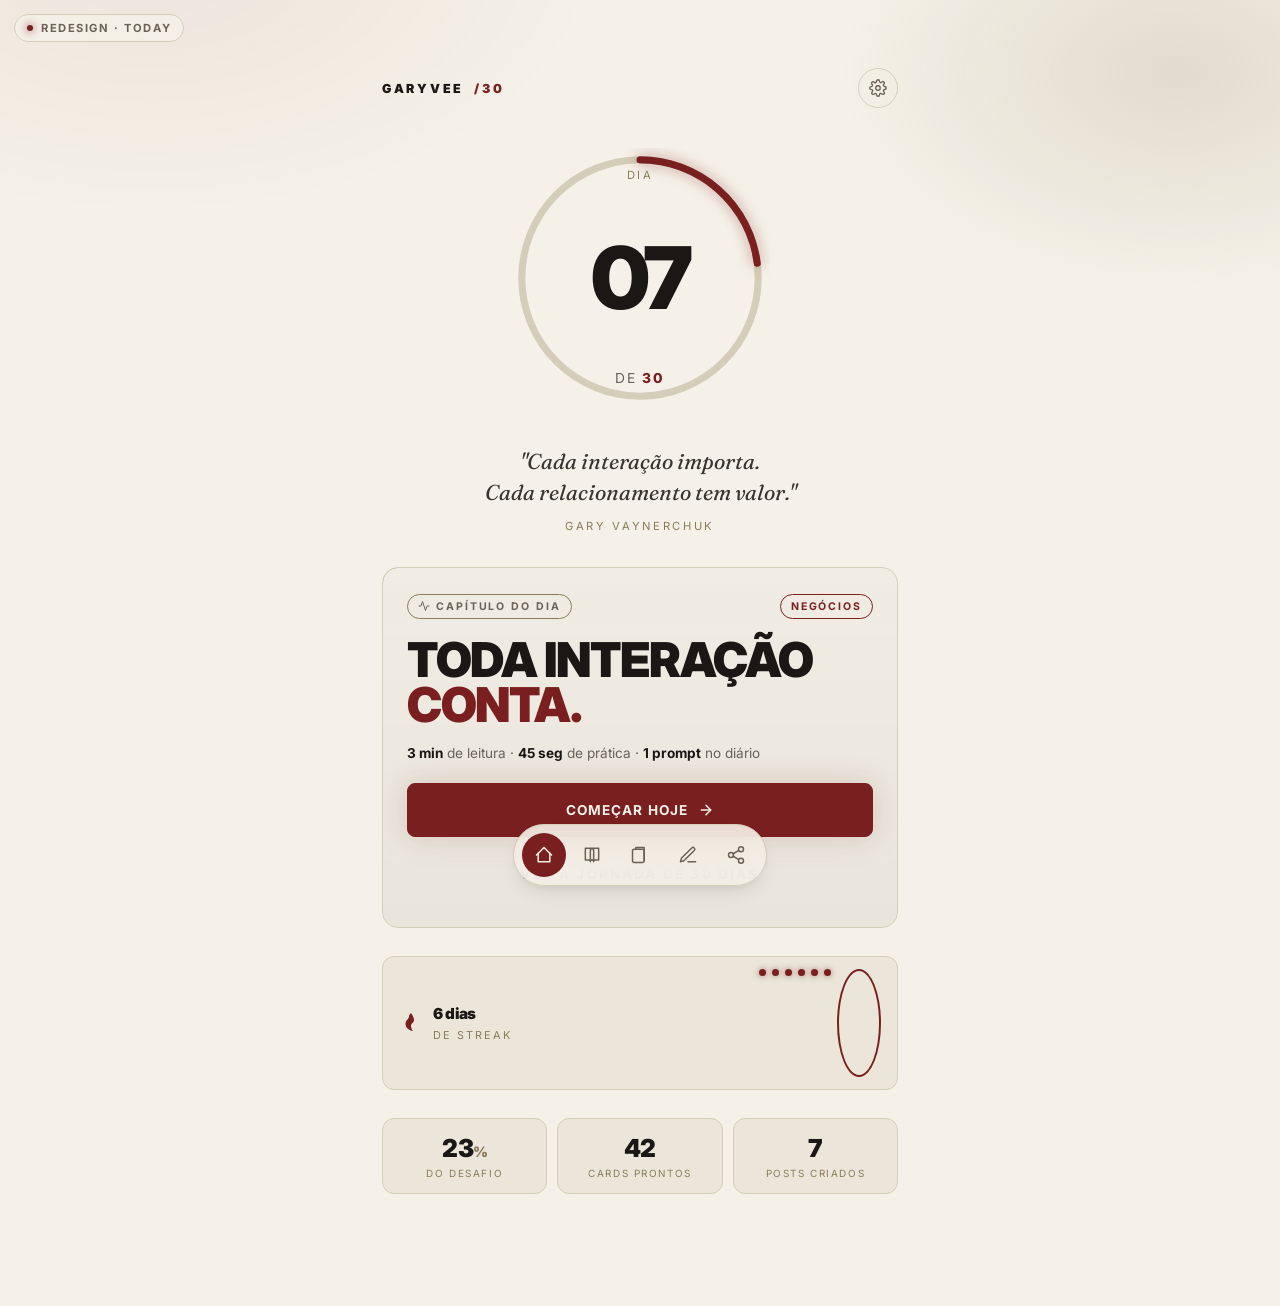
<file: redesign/today.html>
<!DOCTYPE html>
<html lang="pt-BR">
<head>
  <meta charset="UTF-8" />
  <meta name="viewport" content="width=device-width, initial-scale=1.0, viewport-fit=cover" />
  <meta name="theme-color" content="#F5F1E8" />
  <title>Today · GaryVee Redesign</title>
  <link rel="preconnect" href="https://fonts.googleapis.com" />
  <link rel="preconnect" href="https://fonts.gstatic.com" crossorigin />
  <link href="https://fonts.googleapis.com/css2?family=Fraunces:ital,opsz,wght@0,9..144,400;0,9..144,500;0,9..144,600;0,9..144,700;0,9..144,800;0,9..144,900;1,9..144,500;1,9..144,700&family=Inter:wght@400;500;600;700;800&display=swap" rel="stylesheet" />
  <link rel="stylesheet" href="./tokens.css" />
  <style>
    .today {
      position: relative;
      z-index: 1;
      max-width: 520px;
      margin: 0 auto;
      padding: calc(var(--safe-top) + 68px) 22px 40px;
      display: grid;
      gap: 28px;
    }

    .today-top {
      display: flex;
      align-items: center;
      justify-content: space-between;
    }

    .brand-mark {
      display: inline-flex;
      align-items: center;
      gap: 10px;
      font-weight: 900;
      letter-spacing: 0.22em;
      font-size: 0.78rem;
      text-transform: uppercase;
    }

    .brand-mark span:last-child {
      color: var(--rmm-yellow);
    }

    .icon-btn {
      width: 40px;
      height: 40px;
      display: inline-flex;
      align-items: center;
      justify-content: center;
      border-radius: var(--radius-pill);
      border: 1px solid var(--rmm-border);
      color: var(--rmm-muted);
    }

    .icon-btn:hover {
      color: var(--rmm-text);
      border-color: var(--rmm-border-strong);
    }

    /* streak ring */
    .ring-block {
      display: grid;
      place-items: center;
      padding: 12px 0 4px;
    }

    .ring {
      position: relative;
      width: 220px;
      height: 220px;
    }

    .ring svg {
      width: 100%;
      height: 100%;
      transform: rotate(-90deg);
    }

    .ring .track {
      fill: none;
      stroke: var(--rmm-surface-3);
      stroke-width: 6;
    }

    .ring .progress {
      fill: none;
      stroke: var(--rmm-yellow);
      stroke-width: 6;
      stroke-linecap: round;
      stroke-dasharray: 628;
      stroke-dashoffset: calc(628 - (628 * var(--pct, 23)) / 100);
      filter: drop-shadow(0 0 6px rgba(122, 31, 31, 0.45));
      transition: stroke-dashoffset 800ms var(--ease-out);
    }

    .ring-center {
      position: absolute;
      inset: 0;
      display: grid;
      place-items: center;
      text-align: center;
      line-height: 1;
    }

    .ring-center .label {
      font-size: 0.7rem;
      letter-spacing: 0.22em;
      text-transform: uppercase;
      color: var(--rmm-subtle);
      margin-bottom: 8px;
    }

    .ring-center .day {
      font-size: 4.6rem;
      font-weight: 900;
      letter-spacing: -0.05em;
      color: var(--rmm-text);
    }

    .ring-center .of {
      font-size: 0.86rem;
      letter-spacing: 0.14em;
      text-transform: uppercase;
      color: var(--rmm-muted);
      margin-top: 6px;
    }

    .ring-center .of b {
      color: var(--rmm-yellow);
      font-weight: 800;
    }

    /* quote */
    .quote-card {
      text-align: center;
      padding: 6px 4px;
    }

    .quote-card blockquote {
      margin: 0;
      font-family: var(--font-serif);
      font-style: italic;
      font-size: 1.35rem;
      line-height: 1.45;
      color: var(--rmm-text-dim);
      text-wrap: balance;
    }

    .quote-card cite {
      display: block;
      margin-top: 10px;
      font-style: normal;
      font-size: 0.7rem;
      letter-spacing: 0.24em;
      text-transform: uppercase;
      color: var(--rmm-subtle);
    }

    /* today card */
    .today-card {
      background: linear-gradient(180deg, rgba(26, 23, 20, 0.02), rgba(26, 23, 20, 0.05));
      border: 1px solid var(--rmm-border);
      border-radius: var(--radius-lg);
      padding: 26px 24px;
      display: grid;
      gap: 18px;
      position: relative;
      overflow: hidden;
    }

    .today-card::before {
      content: '';
      position: absolute;
      inset: -1px;
      border-radius: inherit;
      padding: 1px;
      background: linear-gradient(135deg, rgba(122, 31, 31, 0.35), transparent 40%);
      -webkit-mask:
        linear-gradient(#000 0 0) content-box,
        linear-gradient(#000 0 0);
      -webkit-mask-composite: xor;
              mask-composite: exclude;
      pointer-events: none;
    }

    .today-card .meta {
      display: flex;
      align-items: center;
      justify-content: space-between;
      gap: 12px;
    }

    .chip {
      display: inline-flex;
      align-items: center;
      gap: 6px;
      font-size: 0.66rem;
      font-weight: 700;
      letter-spacing: 0.18em;
      text-transform: uppercase;
      color: var(--rmm-muted);
      padding: 5px 10px;
      border-radius: var(--radius-pill);
      border: 1px solid var(--rmm-border-strong);
    }

    .chip svg {
      width: 12px;
      height: 12px;
    }

    .today-card h1 {
      font-family: var(--font-sans);
      font-weight: 900;
      text-transform: uppercase;
      letter-spacing: -0.03em;
      line-height: 0.94;
      margin: 0;
      font-size: clamp(2.1rem, 9vw, 3rem);
      text-wrap: balance;
    }

    .today-card h1 .accent {
      color: var(--rmm-yellow);
    }

    .today-card .duration {
      font-size: 0.85rem;
      color: var(--rmm-muted);
      margin: 0;
    }

    .today-card .duration b {
      color: var(--rmm-text);
      font-weight: 700;
    }

    .cta-row {
      display: grid;
      gap: 10px;
      margin-top: 4px;
    }

    .cta-row .btn {
      width: 100%;
      padding: 18px 22px;
    }

    /* streak strip */
    .streak-strip {
      display: flex;
      align-items: center;
      justify-content: space-between;
      padding: 12px 16px;
      background: var(--rmm-surface);
      border: 1px solid var(--rmm-border);
      border-radius: var(--radius-md);
    }

    .streak-strip .left {
      display: inline-flex;
      align-items: center;
      gap: 10px;
    }

    .flame {
      width: 24px;
      height: 24px;
      color: var(--rmm-yellow);
    }

    .streak-strip .value {
      font-weight: 900;
      font-size: 0.95rem;
      letter-spacing: -0.02em;
    }

    .streak-strip .label {
      font-size: 0.68rem;
      color: var(--rmm-subtle);
      letter-spacing: 0.18em;
      text-transform: uppercase;
    }

    .dots {
      display: inline-flex;
      gap: 6px;
    }

    .dots span {
      width: 7px;
      height: 7px;
      border-radius: 50%;
      background: var(--rmm-surface-3);
    }

    .dots span.done {
      background: var(--rmm-yellow);
      box-shadow: 0 0 6px rgba(122, 31, 31, 0.6);
    }

    .dots span.today {
      background: transparent;
      outline: 2px solid var(--rmm-yellow);
      outline-offset: -2px;
    }

    /* micro stats */
    .micro-stats {
      display: grid;
      grid-template-columns: repeat(3, 1fr);
      gap: 10px;
    }

    .micro-stat {
      background: var(--rmm-surface);
      border: 1px solid var(--rmm-border);
      border-radius: var(--radius-md);
      padding: 14px 12px;
      text-align: center;
    }

    .micro-stat .num {
      font-size: 1.55rem;
      font-weight: 900;
      letter-spacing: -0.03em;
      color: var(--rmm-text);
    }

    .micro-stat .lbl {
      margin-top: 4px;
      font-size: 0.62rem;
      letter-spacing: 0.16em;
      text-transform: uppercase;
      color: var(--rmm-subtle);
    }

    @media (min-width: 640px) {
      .today {
        max-width: 560px;
      }
      .ring { width: 260px; height: 260px; }
      .ring-center .day { font-size: 5.4rem; }
    }
  </style>
</head>
<body>
  <div class="proto-label"><span class="dot"></span> Redesign · Today</div>

  <main class="page">
    <div class="today">
      <div class="today-top">
        <div class="brand-mark">
          <span>GARYVEE</span>
          <span>/30</span>
        </div>
        <button class="icon-btn" aria-label="Ajustes">
          <svg viewBox="0 0 24 24" fill="none" stroke="currentColor" stroke-width="1.8" stroke-linecap="round" stroke-linejoin="round" width="18" height="18">
            <circle cx="12" cy="12" r="3" />
            <path d="M19.4 15a1.7 1.7 0 0 0 .3 1.8l.1.1a2 2 0 1 1-2.8 2.8l-.1-.1a1.7 1.7 0 0 0-1.8-.3 1.7 1.7 0 0 0-1 1.5V21a2 2 0 1 1-4 0v-.1a1.7 1.7 0 0 0-1-1.5 1.7 1.7 0 0 0-1.8.3l-.1.1a2 2 0 1 1-2.8-2.8l.1-.1a1.7 1.7 0 0 0 .3-1.8 1.7 1.7 0 0 0-1.5-1H3a2 2 0 1 1 0-4h.1a1.7 1.7 0 0 0 1.5-1 1.7 1.7 0 0 0-.3-1.8l-.1-.1a2 2 0 1 1 2.8-2.8l.1.1a1.7 1.7 0 0 0 1.8.3H9a1.7 1.7 0 0 0 1-1.5V3a2 2 0 1 1 4 0v.1a1.7 1.7 0 0 0 1 1.5 1.7 1.7 0 0 0 1.8-.3l.1-.1a2 2 0 1 1 2.8 2.8l-.1.1a1.7 1.7 0 0 0-.3 1.8V9a1.7 1.7 0 0 0 1.5 1H21a2 2 0 1 1 0 4h-.1a1.7 1.7 0 0 0-1.5 1z" />
          </svg>
        </button>
      </div>

      <section class="ring-block" style="--pct: 23">
        <div class="ring" role="img" aria-label="Progresso: 7 de 30 dias">
          <svg viewBox="0 0 220 220">
            <circle class="track" cx="110" cy="110" r="100" />
            <circle class="progress" cx="110" cy="110" r="100" />
          </svg>
          <div class="ring-center">
            <span class="label">Dia</span>
            <span class="day">07</span>
            <span class="of">de <b>30</b></span>
          </div>
        </div>
      </section>

      <section class="quote-card">
        <blockquote>"Cada interação importa.<br />Cada relacionamento tem valor."</blockquote>
        <cite>Gary Vaynerchuk</cite>
      </section>

      <section class="today-card">
        <div class="meta">
          <span class="chip">
            <svg viewBox="0 0 24 24" fill="none" stroke="currentColor" stroke-width="2" stroke-linecap="round" stroke-linejoin="round"><polyline points="22 12 18 12 15 21 9 3 6 12 2 12" /></svg>
            Capítulo do dia
          </span>
          <span class="chip" style="color: var(--rmm-yellow); border-color: var(--rmm-yellow);">Negócios</span>
        </div>

        <h1>
          Toda interação
          <span class="accent">conta.</span>
        </h1>

        <p class="duration"><b>3 min</b> de leitura · <b>45 seg</b> de prática · <b>1 prompt</b> no diário</p>

        <div class="cta-row">
          <a class="btn btn-primary" href="./reader.html">
            Começar hoje
            <svg viewBox="0 0 24 24" fill="none" stroke="currentColor" stroke-width="2.2" stroke-linecap="round" stroke-linejoin="round" width="16" height="16"><line x1="5" y1="12" x2="19" y2="12" /><polyline points="12 5 19 12 12 19" /></svg>
          </a>
          <a class="btn btn-ghost" href="#" style="color: var(--rmm-muted); letter-spacing: 0.16em;">Ver a jornada de 30 dias</a>
        </div>
      </section>

      <section class="streak-strip" aria-label="Streak">
        <div class="left">
          <svg class="flame" viewBox="0 0 24 24" fill="currentColor" aria-hidden="true">
            <path d="M12 2s3 4 3 7-3 3-3 6 2 5 2 5-4-.5-6-3-2-6 0-8c1.5-1.5 2-3 2-3.5 0-1 .5-2 2-3.5z" />
          </svg>
          <span>
            <span class="value">6 dias</span>
            <br />
            <span class="label">de streak</span>
          </span>
        </div>
        <div class="dots" aria-hidden="true">
          <span class="done"></span>
          <span class="done"></span>
          <span class="done"></span>
          <span class="done"></span>
          <span class="done"></span>
          <span class="done"></span>
          <span class="today"></span>
        </div>
      </section>

      <section class="micro-stats" aria-label="Resumo">
        <div class="micro-stat">
          <div class="num">23<span style="color: var(--rmm-subtle); font-size: 0.9rem;">%</span></div>
          <div class="lbl">Do desafio</div>
        </div>
        <div class="micro-stat">
          <div class="num">42</div>
          <div class="lbl">Cards prontos</div>
        </div>
        <div class="micro-stat">
          <div class="num">7</div>
          <div class="lbl">Posts criados</div>
        </div>
      </section>
    </div>
  </main>

  <nav class="bottom-nav" aria-label="Navegação">
    <a href="./today.html" class="active" aria-label="Hoje">
      <svg viewBox="0 0 24 24" fill="none" stroke="currentColor" stroke-linecap="round" stroke-linejoin="round"><path d="M3 12l9-9 9 9" /><path d="M5 10v10h14V10" /></svg>
    </a>
    <a href="./reader.html" aria-label="Ler">
      <svg viewBox="0 0 24 24" fill="none" stroke="currentColor" stroke-linecap="round" stroke-linejoin="round"><path d="M4 4h7a3 3 0 0 1 3 3v13a2 2 0 0 0-2-2H4z" /><path d="M20 4h-7a3 3 0 0 0-3 3v13a2 2 0 0 1 2-2h8z" /></svg>
    </a>
    <a href="./practice.html" aria-label="Praticar">
      <svg viewBox="0 0 24 24" fill="none" stroke="currentColor" stroke-linecap="round" stroke-linejoin="round"><rect x="3" y="5" width="14" height="16" rx="2" /><path d="M7 5V3h10v16" /></svg>
    </a>
    <a href="#" aria-label="Diário">
      <svg viewBox="0 0 24 24" fill="none" stroke="currentColor" stroke-linecap="round" stroke-linejoin="round"><path d="M12 20h9" /><path d="M16.5 3.5a2.12 2.12 0 0 1 3 3L7 19l-4 1 1-4z" /></svg>
    </a>
    <a href="#" aria-label="Compartilhar">
      <svg viewBox="0 0 24 24" fill="none" stroke="currentColor" stroke-linecap="round" stroke-linejoin="round"><circle cx="18" cy="5" r="3" /><circle cx="6" cy="12" r="3" /><circle cx="18" cy="19" r="3" /><line x1="8.6" y1="13.5" x2="15.4" y2="17.5" /><line x1="15.4" y1="6.5" x2="8.6" y2="10.5" /></svg>
    </a>
  </nav>
</body>
</html>
</file>
<file: redesign/tokens.css>
/*
 * Redesign tokens — inherited from the DigitalHub design system already
 * applied in index.html, restated here so each prototype file in this
 * folder is self-contained and can be opened directly.
 */

:root {
  --safe-top: env(safe-area-inset-top, 0px);
  --safe-right: env(safe-area-inset-right, 0px);
  --safe-bottom: env(safe-area-inset-bottom, 0px);
  --safe-left: env(safe-area-inset-left, 0px);

  --font-sans: 'Inter', -apple-system, BlinkMacSystemFont, 'Segoe UI', sans-serif;
  --font-serif: 'Fraunces', 'Times New Roman', Georgia, serif;
  --font-mono: ui-monospace, SFMono-Regular, Menlo, Monaco, Consolas, monospace;

  /* Documento — Fraunces display + Inter UI/body */
  --font-display: var(--font-serif);
  --font-ui: var(--font-sans);
  --font-numeric: var(--font-serif);
  --font-body: var(--font-sans);
  --font-quote: var(--font-serif);

  /* Type scale */
  --fs-xs: 0.75rem;
  --fs-sm: 0.85rem;
  --fs-base: 1rem;
  --fs-md: 1.1rem;
  --fs-lg: 1.3rem;
  --fs-xl: clamp(1.5rem, 2.5vw, 2rem);
  --fs-2xl: clamp(1.8rem, 3.5vw, 2.6rem);
  --fs-display: clamp(2.2rem, 5.5vw, 4rem);

  /* Weight scale */
  --fw-body: 500;
  --fw-emph: 600;
  --fw-ui: 700;
  --fw-strong: 800;
  --fw-display: 900;

  /* Tracking */
  --ls-tight: -0.03em;
  --ls-normal: 0;
  --ls-wide: 0.08em;
  --ls-widest: 0.14em;

  /* Line height */
  --lh-display: 0.95;
  --lh-ui: 1.25;
  --lh-body: 1.7;

  --rmm-bg: #F5F1E8;
  --rmm-surface: #EBE6D9;
  --rmm-surface-2: #E2DCCC;
  --rmm-surface-3: #D4CDB9;
  --rmm-border: #D4CDB9;
  --rmm-border-strong: #8A7B5C;
  --rmm-text: #1A1714;
  --rmm-text-dim: #3A3430;
  --rmm-muted: #6B6258;
  --rmm-subtle: #8A7B5C;
  --rmm-yellow: #7A1F1F;
  --rmm-yellow-dim: #5C1818;
  --rmm-ok: #2F7A3D;
  --rmm-warn: #B45309;
  --rmm-error: #7A1F1F;

  --radius-sm: 0.5rem;
  --radius-md: 0.75rem;
  --radius-lg: 1rem;
  --radius-xl: 1.5rem;
  --radius-pill: 999px;

  --shadow-sm: 0 1px 2px rgba(26, 23, 20, 0.06);
  --shadow-md: 0 10px 20px -6px rgba(26, 23, 20, 0.12), 0 4px 8px -4px rgba(26, 23, 20, 0.08);
  --shadow-lg: 0 24px 48px -12px rgba(26, 23, 20, 0.18);
  --glow-yellow: 0 0 32px rgba(122, 31, 31, 0.18);

  --ease-out: cubic-bezier(0.16, 1, 0.3, 1);
  --ease-in-out: cubic-bezier(0.65, 0, 0.35, 1);
}

*,
*::before,
*::after {
  box-sizing: border-box;
}

html,
body {
  margin: 0;
  padding: 0;
  min-height: 100%;
  background: var(--rmm-bg);
  color: var(--rmm-text);
  font-family: var(--font-sans);
  -webkit-font-smoothing: antialiased;
  -moz-osx-font-smoothing: grayscale;
  text-rendering: optimizeLegibility;
}

button {
  font: inherit;
  color: inherit;
  background: none;
  border: 0;
  padding: 0;
  cursor: pointer;
}

a {
  color: inherit;
  text-decoration: none;
}

::selection {
  background: var(--rmm-yellow);
  color: #F5F1E8;
}

/* ---------- typography primitives ---------- */

.eyebrow {
  display: inline-block;
  font-family: var(--font-ui);
  font-weight: var(--fw-ui);
  font-size: var(--fs-xs);
  letter-spacing: var(--ls-widest);
  text-transform: uppercase;
  color: var(--rmm-yellow);
}

.eyebrow.mute {
  color: var(--rmm-subtle);
}

.headline {
  font-family: var(--font-display);
  font-weight: var(--fw-display);
  text-transform: uppercase;
  letter-spacing: var(--ls-tight);
  line-height: var(--lh-display);
  text-wrap: balance;
  margin: 0;
}

.headline .accent {
  color: var(--rmm-yellow);
}

.headline .mute {
  color: color-mix(in srgb, var(--rmm-muted) 80%, transparent);
}

.number-display {
  font-family: var(--font-numeric);
  font-weight: var(--fw-display);
  letter-spacing: var(--ls-tight);
  font-variant-numeric: tabular-nums;
  line-height: var(--lh-display);
}

.serif {
  font-family: var(--font-body);
  font-weight: var(--fw-body);
}

/* ---------- button primitives ---------- */

.btn {
  display: inline-flex;
  align-items: center;
  justify-content: center;
  gap: 10px;
  font-family: var(--font-ui);
  font-weight: var(--fw-ui);
  font-size: var(--fs-sm);
  letter-spacing: var(--ls-wide);
  text-transform: uppercase;
  padding: 14px 22px;
  border-radius: var(--radius-sm);
  border: 1px solid var(--rmm-border-strong);
  color: var(--rmm-text);
  background: transparent;
  transition: transform 160ms var(--ease-out), background 160ms var(--ease-out),
    border-color 160ms var(--ease-out), color 160ms var(--ease-out);
}

.btn:hover {
  border-color: var(--rmm-text);
}

.btn:active {
  transform: scale(0.98);
}

.btn-primary {
  background: var(--rmm-yellow);
  border-color: var(--rmm-yellow);
  color: #F5F1E8;
  box-shadow: var(--glow-yellow);
}

.btn-primary:hover {
  background: #ffd02a;
  border-color: #ffd02a;
}

.btn-ghost {
  border-color: transparent;
  padding-inline: 10px;
}

.btn-ghost:hover {
  color: var(--rmm-yellow);
  border-color: transparent;
}

/* ---------- page shell / bottom nav ---------- */

.page {
  min-height: 100vh;
  min-height: 100dvh;
  padding-bottom: calc(72px + var(--safe-bottom));
  position: relative;
  overflow-x: hidden;
}

.page::before {
  content: '';
  position: fixed;
  inset: 0;
  pointer-events: none;
  z-index: 0;
  background:
    radial-gradient(720px 420px at 12% -5%, rgba(122, 31, 31, 0.06), transparent 62%),
    radial-gradient(560px 360px at 92% 8%, rgba(138, 123, 92, 0.18), transparent 60%);
}

.bottom-nav {
  position: fixed;
  left: 50%;
  bottom: calc(var(--safe-bottom) + 14px);
  transform: translateX(-50%);
  z-index: 50;
  display: flex;
  gap: 4px;
  padding: 8px;
  background: rgba(245, 241, 232, 0.88);
  border: 1px solid var(--rmm-border);
  border-radius: var(--radius-pill);
  backdrop-filter: blur(16px);
  -webkit-backdrop-filter: blur(16px);
  box-shadow: var(--shadow-md);
}

.bottom-nav a {
  display: inline-flex;
  align-items: center;
  justify-content: center;
  width: 44px;
  height: 44px;
  border-radius: var(--radius-pill);
  color: var(--rmm-muted);
  transition: background 160ms var(--ease-out), color 160ms var(--ease-out);
}

.bottom-nav a:hover {
  color: var(--rmm-text);
}

.bottom-nav a.active {
  background: var(--rmm-yellow);
  color: #F5F1E8;
}

.bottom-nav svg {
  width: 20px;
  height: 20px;
  stroke-width: 1.8;
}

/* ---------- prototype header ---------- */

.proto-label {
  position: fixed;
  top: calc(var(--safe-top) + 14px);
  left: 14px;
  z-index: 60;
  display: inline-flex;
  align-items: center;
  gap: 8px;
  padding: 6px 12px;
  border-radius: var(--radius-pill);
  background: rgba(245, 241, 232, 0.88);
  border: 1px solid var(--rmm-border);
  backdrop-filter: blur(16px);
  -webkit-backdrop-filter: blur(16px);
  font-size: 0.7rem;
  font-weight: 700;
  letter-spacing: 0.14em;
  text-transform: uppercase;
  color: var(--rmm-muted);
}

.proto-label .dot {
  width: 6px;
  height: 6px;
  border-radius: 50%;
  background: var(--rmm-yellow);
  box-shadow: 0 0 8px var(--rmm-yellow);
}
</file>
